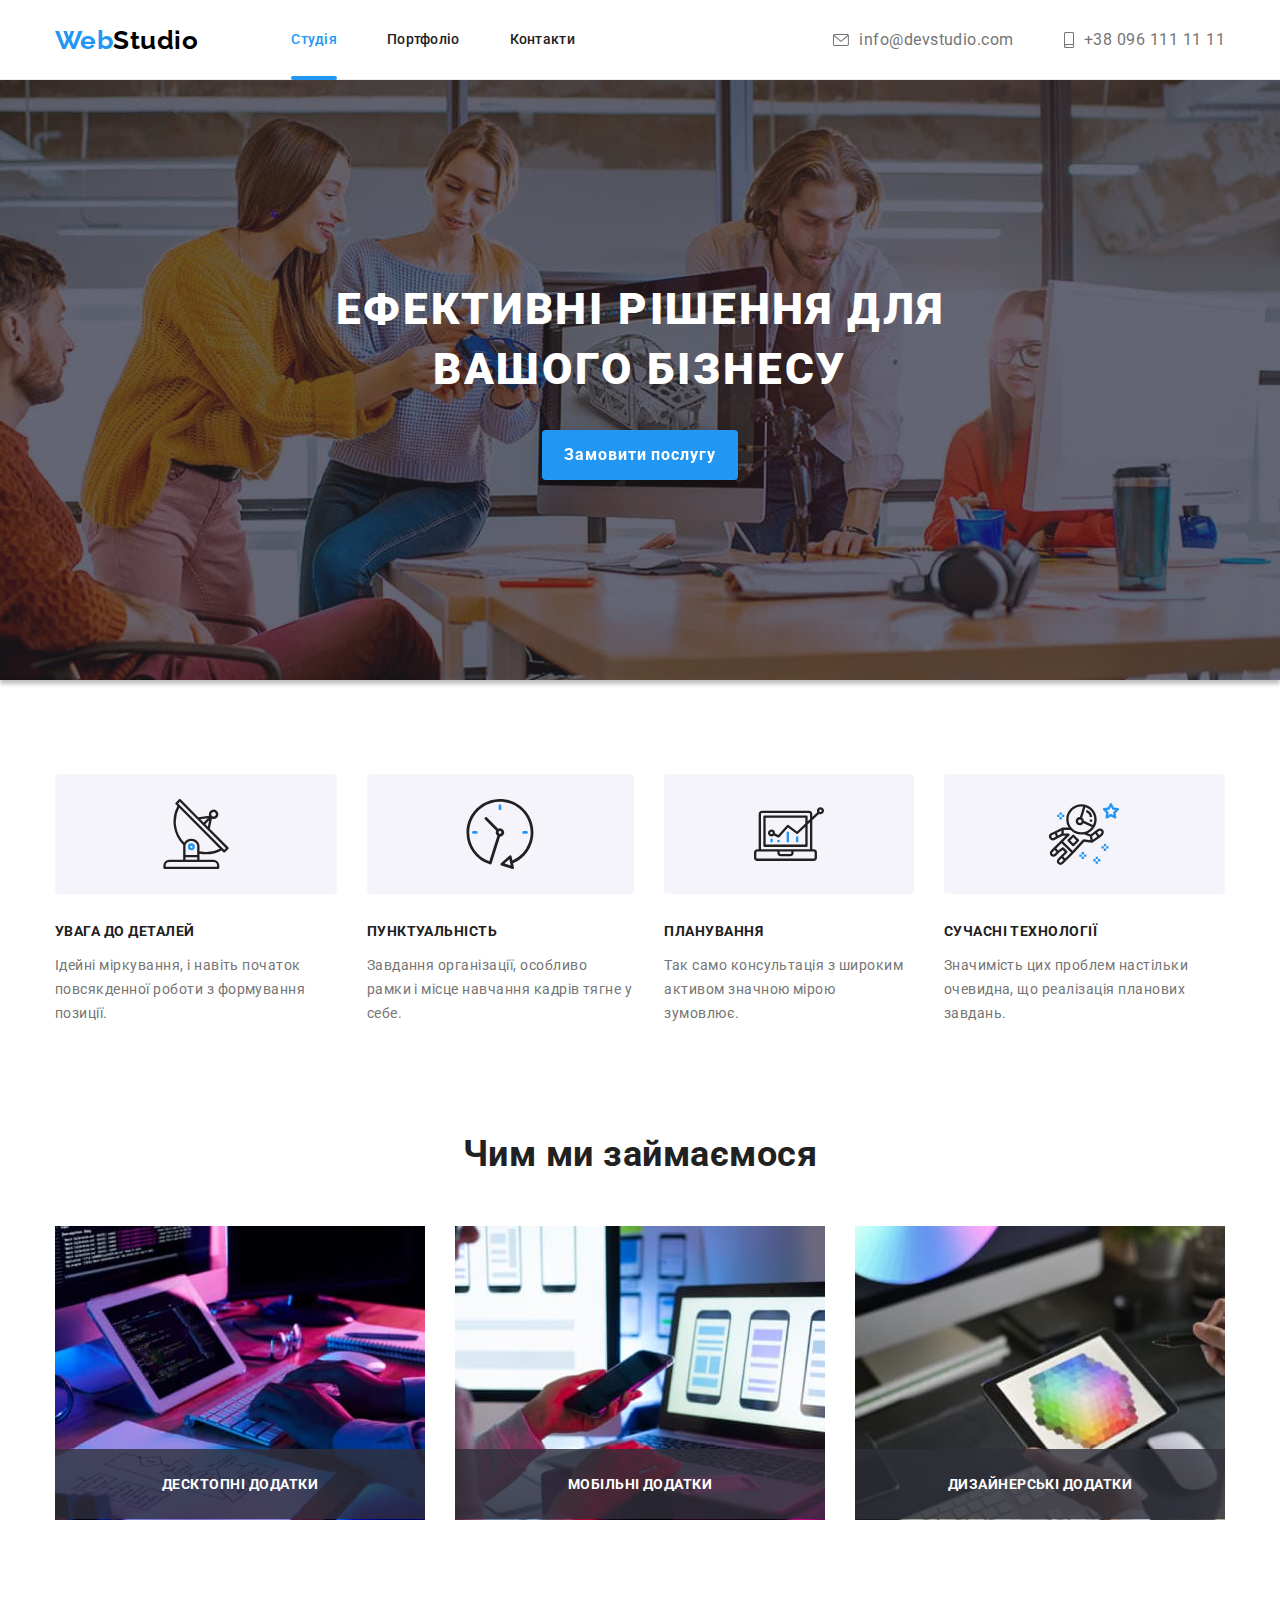
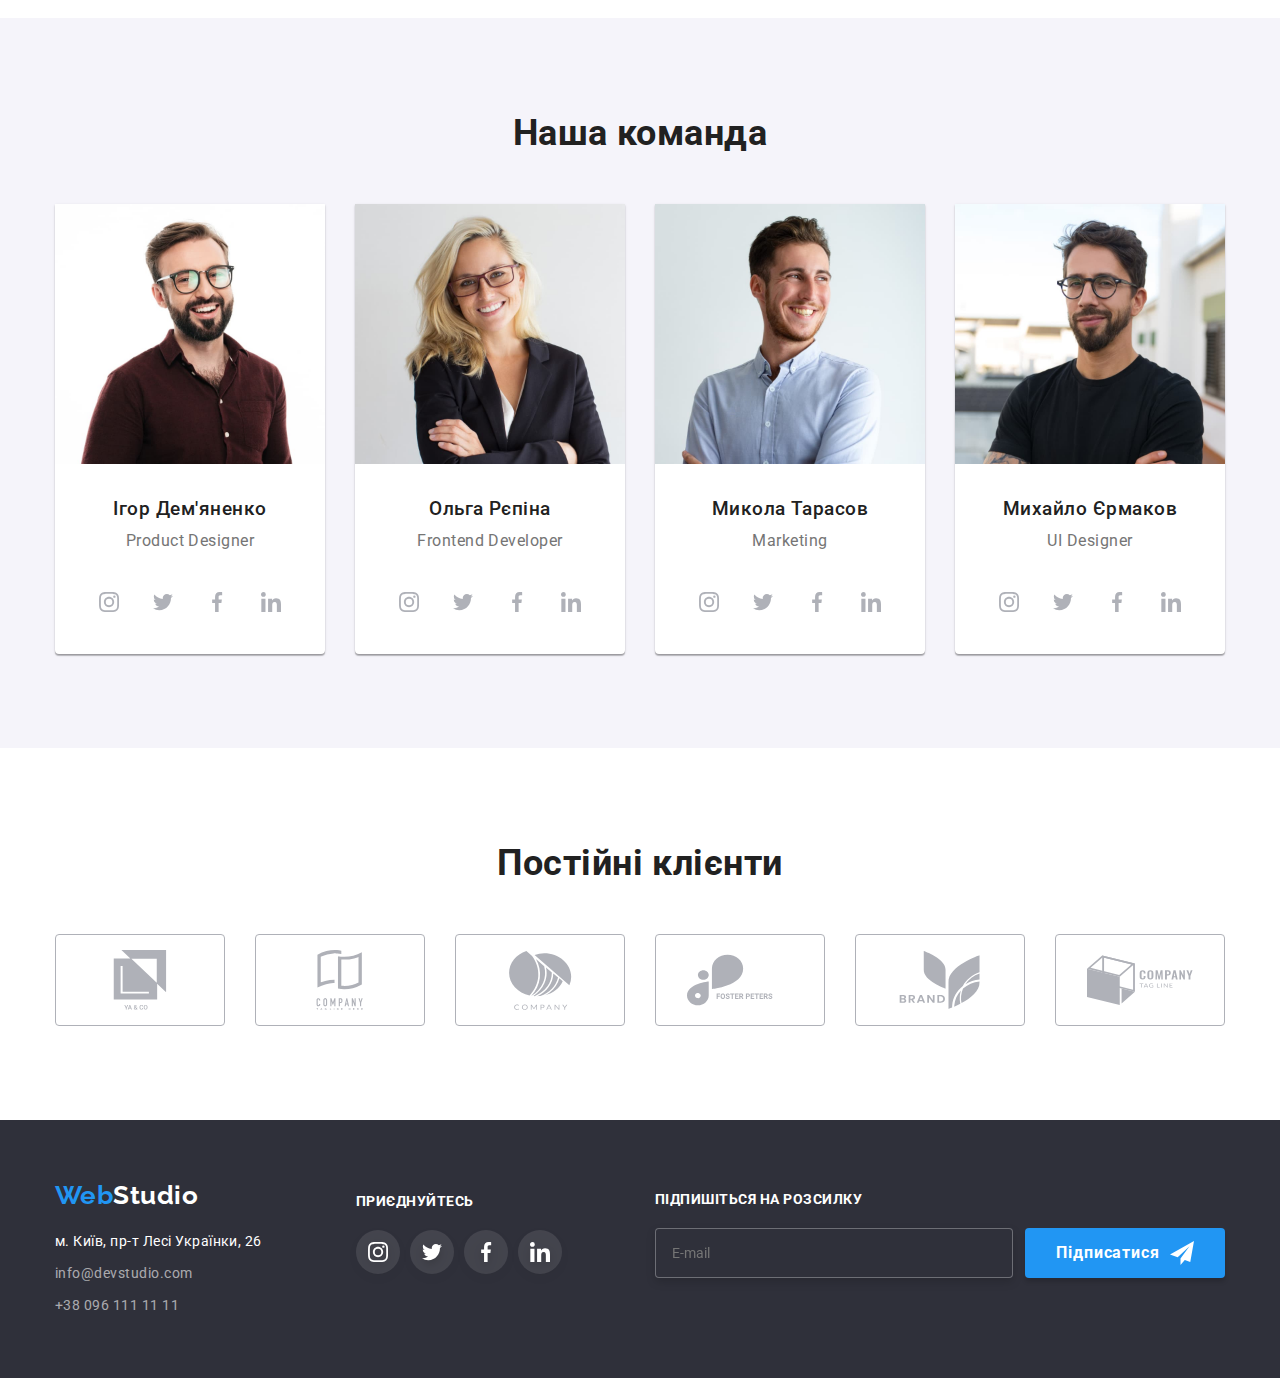
<file: index.html>
<!DOCTYPE html>
<html lang="uk">
<head>
    <meta charset="UTF-8">
    <meta http-equiv="X-UA-Compatible" content="IE=edge">
    <meta name="viewport" content="width=device-width, initial-scale=1.0">
    <title>Студія</title>
    <link rel="shortcut icon" type="image/x-icon" href="./favicon.ico">
    <link rel="stylesheet" href="https://cdnjs.cloudflare.com/ajax/libs/modern-normalize/1.0.0/modern-normalize.min.css"/>
    <link href="https://fonts.googleapis.com/css2?family=Raleway:wght@700&family=Roboto:wght@400;500;700;900&display=swap" rel="stylesheet">
    <link rel="stylesheet" href="./css/styles.css">
</head>
<body>
    <header class="section-header">
        <div class="container section-nav">
            <a href="./index.html" class="link logo">Web<span class="color-logo-head">Studio</span></a>
            <nav class="block-nav">
                <ul class="list">
                    <li class="list-nav"><a href="./index.html" class="link navigation active-page">Студія</a></li>
                    <li class="list-nav"><a href="./portfolio.html" class="link navigation">Портфоліо</a></li>
                    <li class="list-nav"><a href="" class="link navigation">Контакти</a></li>
                </ul>
            </nav>
            <ul class="list block-address">
                <li class="list-address">
                    <a href="mailto:info@devstudio.com" class="link address-mail">
                        <svg class="mail-icon-svg">
                            <use href="./images/symbol-icon.svg#icon-mail"></use>
                        </svg>
                        info@devstudio.com</a>
                </li>
                <li class="list-address">
                    <a href="tel:+380961111111" class="link address-tel">
                        <svg class="phone-icon-svg">
                            <use href="./images/symbol-icon.svg#icon-smartphone"></use>
                        </svg>
                        +38 096 111 11 11</a>
                </li>
            </ul>
        </div>
    </header>
    <main>
        <section class="section-hero">
            <div class="container">
                <h1 class="title">Ефективні рішення для вашого бізнесу</h1>
                <button type="button" class="btn btn-order" data-modal-open>Замовити послугу</button>
            </div>
            <div class="backdrop is-hidden" data-modal>
                <div class="modal-window">
                    <button type="button" class="btn-close" data-modal-close>
                        <svg class="close-icon-svg">
                            <use href="./images/symbol-icon.svg#icon-close"></use>
                        </svg>
                    </button>
                    <form class="form-modal">
                        <h2 class="modal-title">Залиште свої дані, ми вам передзвонимо</h2>
                        <label class="label-input">
                            Ім'я
                            <input type="text" name="date-name" class="input-form-modal">
                            <svg class="form-modal-icon-svg">
                                <use href="./images/symbol-icon.svg#icon-person"></use>
                            </svg>
                        </label>
                        <label class="label-input">
                            Телефон
                            <input type="tel" name="date-phone" class="input-form-modal">
                            <svg class="form-modal-icon-svg">
                                <use href="./images/symbol-icon.svg#icon-phone"></use>
                            </svg>
                        </label>
                        <label class="label-input">
                            Пошта
                            <input type="email" name="date-mail" class="input-form-modal">
                            <svg class="form-modal-icon-svg">
                                <use href="./images/symbol-icon.svg#icon-email"></use>
                            </svg>
                        </label>
                        <label class="label-input">
                            Коментар
                            <textarea name="date-comment" placeholder="Введіть текст"></textarea>
                        </label>
                        <label class="label-text-license">
                            <input type="checkbox" class="input-license">
                            <span class="icon-check-license"></span>
                            Погоджуюся з розсилкою та приймаю <a href="" class="link-license">Умови договору</a>
                        </label>
                        <button class="btn-form-modal">Відправити</button>
                    </form>
                </div>
            </div>
        </section>
        <section class="section section-features">
            <div class="container">
                <h2 hidden>Особливості</h2>
                <ul class="list block-features">
                    <li class="list-features">
                        <div class="block-icon-features">
                            <svg class="features-icon-svg">
                                <use href="./images/symbol-icon.svg#icon-antenna"></use>
                            </svg>
                        </div>
                        <h3 class="title">УВАГА ДО ДЕТАЛЕЙ</h3>
                        <p class="text">Ідейні міркування, і навіть початок повсякденної роботи з формування позиції.</p>
                    </li>
                    <li class="list-features">
                        <div class="block-icon-features">
                            <svg class="features-icon-svg">
                                <use href="./images/symbol-icon.svg#icon-clock"></use>
                            </svg>
                        </div>
                        <h3 class="title">ПУНКТУАЛЬНІСТЬ</h3>
                        <p class="text">Завдання організації, особливо рамки і місце навчання кадрів тягне у себе.</p>
                    </li>
                    <li class="list-features">
                        <div class="block-icon-features">
                            <svg class="features-icon-svg">
                                <use href="./images/symbol-icon.svg#icon-diagram"></use>
                            </svg>
                        </div>
                        <h3 class="title">ПЛАНУВАННЯ</h3>
                        <p class="text">Так само консультація з широким активом значною мірою зумовлює.</p>
                    </li>
                    <li class="list-features">
                        <div class="block-icon-features">
                            <svg class="features-icon-svg">
                                <use href="./images/symbol-icon.svg#icon-astronaut"></use>
                            </svg>
                        </div>
                        <h3 class="title">СУЧАСНІ ТЕХНОЛОГІЇ</h3>
                        <p class="text">Значимість цих проблем настільки очевидна, що реалізація планових завдань.</p>
                    </li>
                </ul>
            </div>
        </section>
        <section class="section-works">
            <div class="container">
                <h2 class="title">Чим ми займаємося</h2>
                <ul class="list block-works">
                    <li class="list-works">
                        <img src="./images/box-1.jpg" alt="Друкують на планшеті з клавіатурою" width="370">
                        <div class="title-img">
                            <p class="text-title-img">Десктопні додатки</p>
                        </div>
                    </li>
                    <li class="list-works">
                        <img src="./images/box-2.jpg" alt="Працюють за ноутбуком з телефоном" width="370">
                        <div class="title-img">
                            <p class="text-title-img">Мобільні додатки</p>
                        </div>
                    </li>
                    <li class="list-works">
                        <img src="./images/box-3.jpg" alt="Вибирають колір на планшеті" width="370">
                        <div class="title-img">
                            <p class="text-title-img">Дизайнерські додатки</p>
                        </div>
                    </li>
                </ul>
            </div>
        </section>
        <section class="section section-team">
            <div class="container">
                <h2 class="title">Наша команда</h2>
                <ul class="list block-team">
                    <li class="list-team">
                        <img src="./images/img-1.jpg" alt="Ігор Дем'яненко" width="270">
                        <h3 class="team-name">Ігор Дем'яненко</h3>
                        <p lang="en" class="team-position">Product Designer</p>
                        <ul class="list block-social">
                            <li class="social-network">
                                <a href="https://www.instagram.com/" class="link link-social-network">
                                    <svg class="icon-social-network">
                                        <use href="./images/symbol-icon.svg#icon-instagram"></use>
                                    </svg>
                                </a>
                            </li>
                            <li class="social-network">
                                <a href="https://twitter.com/" class="link link-social-network">
                                    <svg class="icon-social-network">
                                        <use href="./images/symbol-icon.svg#icon-twitter"></use>
                                    </svg>
                                </a>
                            </li>
                            <li class="social-network">
                                <a href="https://uk-ua.facebook.com/" class="link link-social-network">
                                    <svg class="icon-social-network">
                                        <use href="./images/symbol-icon.svg#icon-facebook"></use>
                                    </svg>
                                </a>
                            </li>
                            <li class="social-network">
                                <a href="https://www.linkedin.com/" class="link link-social-network">
                                    <svg class="icon-social-network">
                                        <use href="./images/symbol-icon.svg#icon-linkedin"></use>
                                    </svg>
                                </a>
                            </li>
                        </ul>
                    </li>
                    <li class="list-team">
                        <img src="./images/img-2.jpg" alt="Ольга Рєпіна" width="270">
                        <h3 class="team-name">Ольга Рєпіна</h3>
                        <p lang="en" class="team-position">Frontend Developer</p>
                        <ul class="list block-social">
                            <li class="social-network">
                                <a href="https://www.instagram.com/" class="link link-social-network">
                                    <svg class="icon-social-network">
                                        <use href="./images/symbol-icon.svg#icon-instagram"></use>
                                    </svg>
                                </a>
                            </li>
                            <li class="social-network">
                                <a href="https://twitter.com/" class="link link-social-network">
                                    <svg class="icon-social-network">
                                        <use href="./images/symbol-icon.svg#icon-twitter"></use>
                                    </svg>
                                </a>
                            </li>
                            <li class="social-network">
                                <a href="https://uk-ua.facebook.com/" class="link link-social-network">
                                    <svg class="icon-social-network">
                                        <use href="./images/symbol-icon.svg#icon-facebook"></use>
                                    </svg>
                                </a>
                            </li>
                            <li class="social-network">
                                <a href="https://www.linkedin.com/" class="link link-social-network">
                                    <svg class="icon-social-network">
                                        <use href="./images/symbol-icon.svg#icon-linkedin"></use>
                                    </svg>
                                </a>
                            </li>
                        </ul>
                    </li>
                    </li>
                    <li class="list-team">
                        <img src="./images/img-3.jpg" alt="Микола Тарасов" width="270">
                        <h3 class="team-name">Микола Тарасов</h3>
                        <p lang="en" class="team-position">Marketing</p>
                        <ul class="list block-social">
                            <li class="social-network">
                                <a href="https://www.instagram.com/" class="link link-social-network">
                                    <svg class="icon-social-network">
                                        <use href="./images/symbol-icon.svg#icon-instagram"></use>
                                    </svg>
                                </a>
                            </li>
                            <li class="social-network">
                                <a href="https://twitter.com/" class="link link-social-network">
                                    <svg class="icon-social-network">
                                        <use href="./images/symbol-icon.svg#icon-twitter"></use>
                                    </svg>
                                </a>
                            </li>
                            <li class="social-network">
                                <a href="https://uk-ua.facebook.com/" class="link link-social-network">
                                    <svg class="icon-social-network">
                                        <use href="./images/symbol-icon.svg#icon-facebook"></use>
                                    </svg>
                                </a>
                            </li>
                            <li class="social-network">
                                <a href="https://www.linkedin.com/" class="link link-social-network">
                                    <svg class="icon-social-network">
                                        <use href="./images/symbol-icon.svg#icon-linkedin"></use>
                                    </svg>
                                </a>
                            </li>
                        </ul>
                    </li>
                    </li>
                    <li class="list-team">
                        <img src="./images/img-4.jpg" alt="Михайло Єрмаков" width="270">
                        <h3 class="team-name">Михайло Єрмаков</h3>
                        <p lang="en" class="team-position">UI Designer</p>
                        <ul class="list block-social">
                            <li class="social-network">
                                <a href="https://www.instagram.com/" class="link link-social-network">
                                    <svg class="icon-social-network">
                                        <use href="./images/symbol-icon.svg#icon-instagram"></use>
                                    </svg>
                                </a>
                            </li>
                            <li class="social-network">
                                <a href="https://twitter.com/" class="link link-social-network">
                                    <svg class="icon-social-network">
                                        <use href="./images/symbol-icon.svg#icon-twitter"></use>
                                    </svg>
                                </a>
                            </li>
                            <li class="social-network">
                                <a href="https://uk-ua.facebook.com/" class="link link-social-network">
                                    <svg class="icon-social-network">
                                        <use href="./images/symbol-icon.svg#icon-facebook"></use>
                                    </svg>
                                </a>
                            </li>
                            <li class="social-network">
                                <a href="https://www.linkedin.com/" class="link link-social-network">
                                    <svg class="icon-social-network">
                                        <use href="./images/symbol-icon.svg#icon-linkedin"></use>
                                    </svg>
                                </a>
                            </li>
                        </ul>
                    </li>
                    </li>
                </ul>
            </div>
        </section>
        <section class="section section-clients">
            <div class="container">
                <h2 class="title">Постійні клієнти</h2>
                <ul class="list block-clients">
                    <li class="list-clients">
                        <a href="" class="link link-clients">
                            <svg class="icon-clients">
                                <use href="./images/symbol-icon.svg#icon-group-6"></use>
                            </svg>
                        </a>
                    </li>
                    <li class="list-clients">
                        <a href="" class="link link-clients">
                            <svg class="icon-clients">
                                <use href="./images/symbol-icon.svg#icon-group-5"></use>
                            </svg>
                        </a>
                    </li>
                    <li class="list-clients">
                        <a href="" class="link link-clients">
                            <svg class="icon-clients">
                                <use href="./images/symbol-icon.svg#icon-group-4"></use>
                            </svg>
                        </a>
                    </li>
                    <li class="list-clients">
                        <a href="" class="link link-clients">
                            <svg class="icon-clients">
                                <use href="./images/symbol-icon.svg#icon-group-3"></use>
                            </svg>
                        </a>
                    </li>
                    <li class="list-clients">
                        <a href="" class="link link-clients">
                            <svg class="icon-clients">
                                <use href="./images/symbol-icon.svg#icon-group-2"></use>
                            </svg>
                        </a>
                    </li>
                    <li class="list-clients">
                        <a href="" class="link link-clients">
                            <svg class="icon-clients">
                                <use href="./images/symbol-icon.svg#icon-group-1"></use>
                            </svg>
                        </a>
                    </li>
                </ul>
            </div>
        </section>
    </main>
    <footer class="section-fooret">
        <div class="container">
            <div class="block-footer-address">
                <a href="./index.html" class="link logo">Web<span class="color-logo-foter">Studio</span></a>
                <address class="footer-address">
                    <ul class="list">
                        <li><a href="https://goo.gl/maps/2UQie2KnaqzkGBL69" class="link address-map">м. Київ, пр-т Лесі Українки, 26</a></li>
                        <li><a href="mailto:info@devstudio.com" class="link txt-color address-mail">info@devstudio.com</a></li>
                        <li><a href="tel:+380961111111" class="link txt-color address-tel">+38 096 111 11 11</a></li>
                    </ul>
                </address>
            </div>
            <div class="block-footer-social">
                <p class="text">Приєднуйтесь</p>
                <ul class="list section-social">
                    <li class="list-social">
                        <a href="https://www.instagram.com/" class="link link-social-footer">
                            <svg class="icon-social-network">
                                <use href="./images/symbol-icon.svg#icon-instagram"></use>
                            </svg>
                        </a>
                    </li>
                    <li class="list-social">
                        <a href="https://twitter.com/" class="link link-social-footer">
                            <svg class="icon-social-network">
                                <use href="./images/symbol-icon.svg#icon-twitter"></use>
                            </svg>
                        </a>
                    </li>
                    <li class="list-social">
                        <a href="https://uk-ua.facebook.com/" class="link link-social-footer">
                            <svg class="icon-social-network">
                                <use href="./images/symbol-icon.svg#icon-facebook"></use>
                            </svg>
                        </a>
                    </li>
                    <li class="list-social">
                        <a href="https://www.linkedin.com/" class="link link-social-footer">
                            <svg class="icon-social-network">
                                <use href="./images/symbol-icon.svg#icon-linkedin"></use>
                            </svg>
                        </a>
                    </li>
                </ul>
            </div>
            <form class="form-footer">
                <label class="label-form-footer">
                    Підпишіться на розсилку
                    <input type="text" name="signature" class="input-form-footer" placeholder="E-mail">
                </label>
                <button type="submit" class="btn-form-footer">Підписатися
                    <svg class="icon-btn-header">
                        <use href="./images/symbol-icon.svg#icon-send"></use>
                    </svg>
                </button>
            </form>
        </div>
    </footer>
    <script src="./js/modal.js"></script>
</body>
</html>
</file>
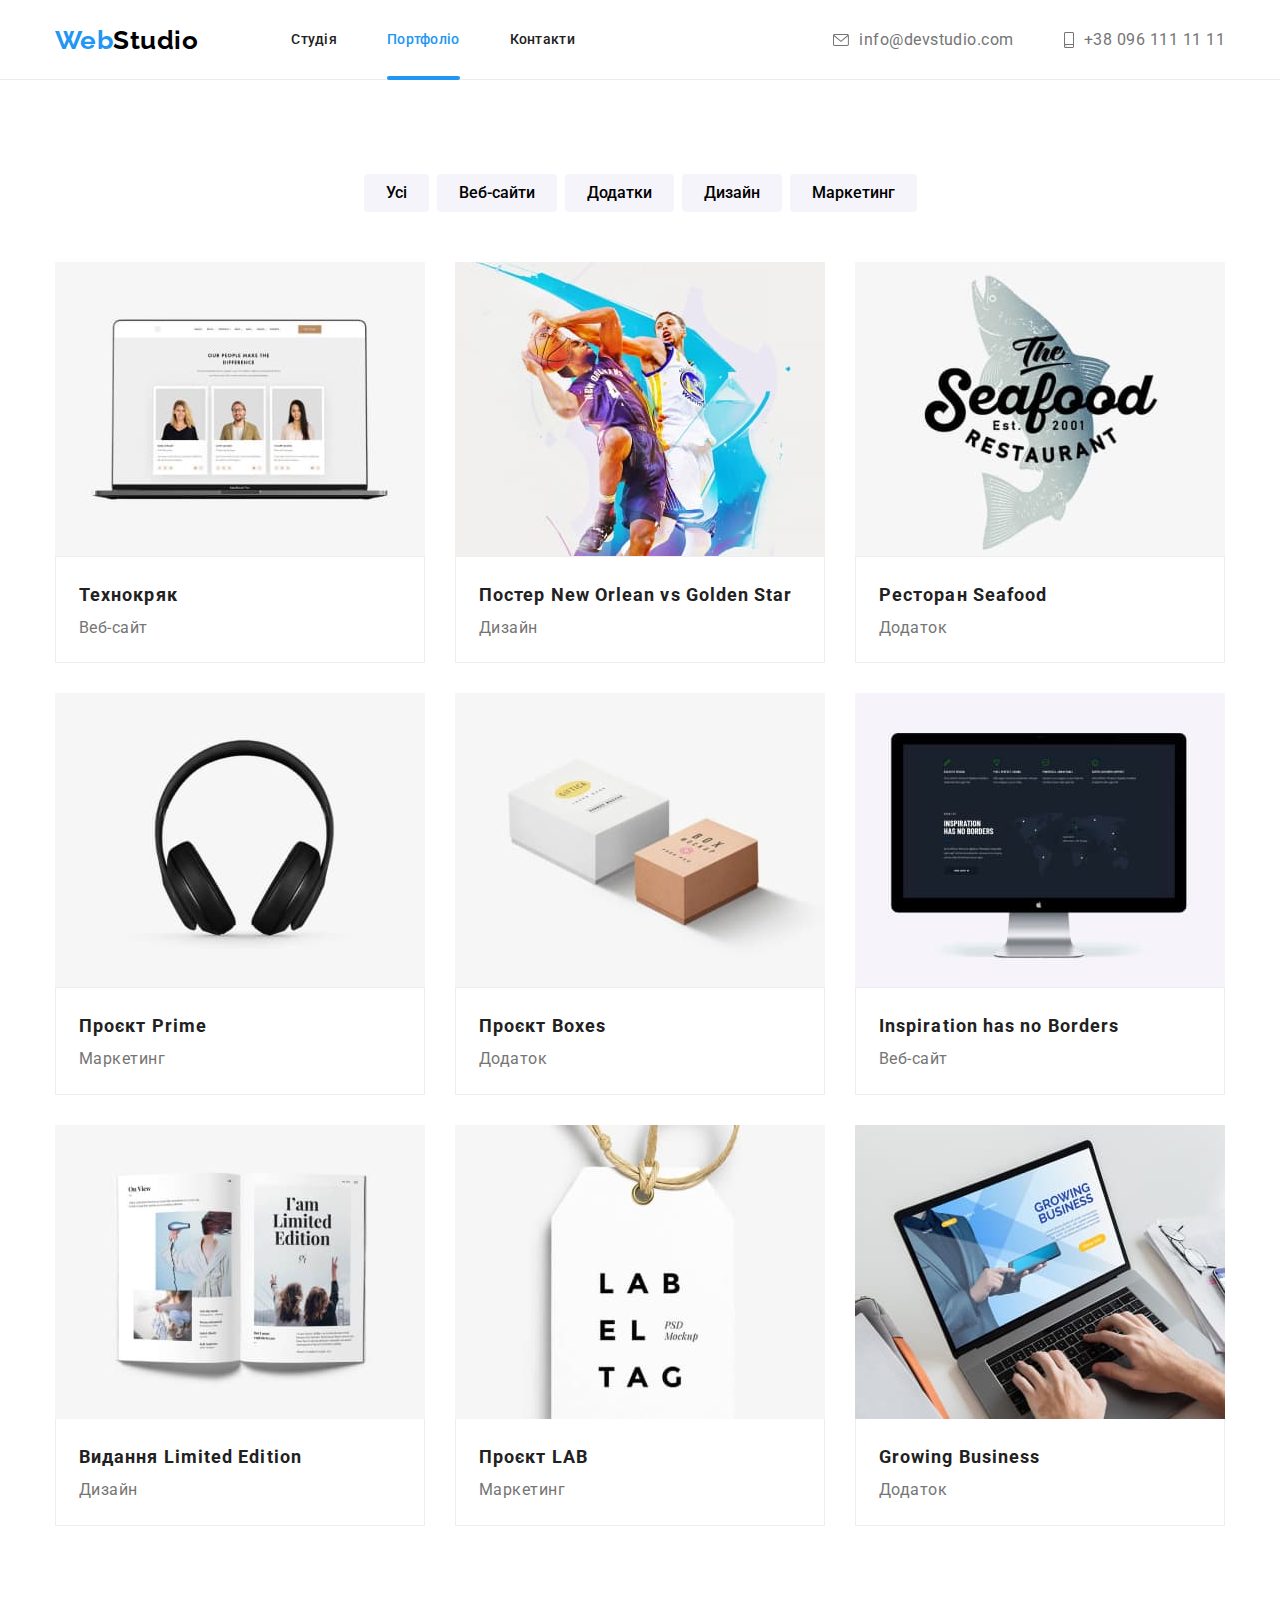
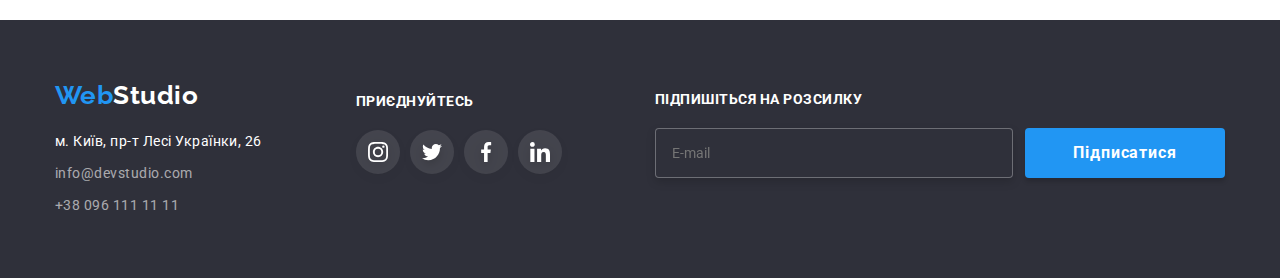
<file: portfolio.html>
<!DOCTYPE html>
<html lang="uk">
<head>
    <meta charset="UTF-8">
    <meta http-equiv="X-UA-Compatible" content="IE=edge">
    <meta name="viewport" content="width=device-width, initial-scale=1.0">
    <title>Студія</title>
    <link rel="shortcut icon" type="image/x-icon" href="./favicon.ico">
    <link rel="stylesheet" href="https://cdnjs.cloudflare.com/ajax/libs/modern-normalize/1.0.0/modern-normalize.min.css"/>
    <link href="https://fonts.googleapis.com/css2?family=Raleway:wght@700&family=Roboto:wght@400;500;700;900&display=swap" rel="stylesheet">
    <link rel="stylesheet" href="./css/styles.css">
</head>
<body>
    <header class="section-header">
        <div class="container section-nav">
            <a href="./index.html" class="link logo">Web<span class="color-logo-head">Studio</span></a>
            <nav class="block-nav">
                <ul class="list">
                    <li class="list-nav"><a href="./index.html" class="link navigation">Студія</a></li>
                    <li class="list-nav"><a href="./portfolio.html" class="link navigation active-page">Портфоліо</a></li>
                    <li class="list-nav"><a href="" class="link navigation">Контакти</a></li>
                </ul>
            </nav>
            <ul class="list block-address">
                <li class="list-address">
                    <a href="mailto:info@devstudio.com" class="link address-mail">
                        <svg class="mail-icon-svg">
                            <use href="./images/symbol-icon.svg#icon-mail"></use>
                        </svg>
                        info@devstudio.com</a>
                </li>
                <li class="list-address">
                    <a href="tel:+380961111111" class="link address-tel">
                        <svg class="phone-icon-svg">
                            <use href="./images/symbol-icon.svg#icon-smartphone"></use>
                        </svg>
                        +38 096 111 11 11</a>
                </li>
            </ul>
        </div>
    </header>
    <main>
        <section class="section section-project">
            <div class="container">
                <h1 hidden>Проєкти</h1>
                <ul class="list block-filter">
                    <li class="list-filter"><button type="button" class="btn btn-no-active">Усі</button></li>
                    <li class="list-filter"><button type="button" class="btn btn-no-active">Веб-сайти</button></li>
                    <li class="list-filter"><button type="button" class="btn btn-no-active">Додатки</button></li>
                    <li class="list-filter"><button type="button" class="btn btn-no-active">Дизайн</button></li>
                    <li class="list-filter"><button type="button" class="btn btn-no-active">Маркетинг</button></li>
                </ul>
                <ul class="list block-project">
                    <li class="list-project">
                        <a href="" class="link">
                            <div class="block-overlay">
                                <img src="./images/ptf-1.jpg" alt="Ноутбук з відкритим сайтом" width="370">
                                <div class="overlay-project">
                                    <p class="overlay-text">Ресурс пропонує комплексні пропозиції з різним рівнем функціоналу та сервісів. Все це дозволить відвідувачу отримати вичерпні відомості про компанію чи приватну особу.</p>
                                </div>
                            </div>
                            <div class="border-block">
                                <h2 class="title">Технокряк</h2>
                                <p class="text">Веб-сайт</p>
                            </div>
                        </a>
                    </li>
                    <li class="list-project">
                        <a href="" class="link">
                            <div class="block-overlay">
                                <img src="./images/ptf-2.jpg" alt="Два гравці грають в баскетбол" width="370">
                                <div class="overlay-project">
                                    <p class="overlay-text">Ресурс пропонує комплексні пропозиції з різним рівнем функціоналу та сервісів. Все це дозволить відвідувачу отримати вичерпні відомості про компанію чи приватну особу.</p>
                                </div>
                            </div>
                            <div class="border-block">
                                <h2 class="title">Постер New Orlean vs Golden Star</h2>
                                <p class="text">Дизайн</p>
                            </div>
                        </a>
                    </li>
                    <li class="list-project">
                        <a href="" class="link">
                            <div class="block-overlay">
                                <img src="./images/ptf-3.jpg" alt="Логотип ресторану" width="370">
                                <div class="overlay-project">
                                    <p class="overlay-text">Ресурс пропонує комплексні пропозиції з різним рівнем функціоналу та сервісів. Все це дозволить відвідувачу отримати вичерпні відомості про компанію чи приватну особу.</p>
                                </div>
                            </div>
                            <div class="border-block">
                                <h2 class="title">Ресторан Seafood</h2>
                                <p class="text">Додаток</p>
                            </div>
                        </a>
                    </li>
                    <li class="list-project">
                        <a href="" class="link">
                            <div class="block-overlay">
                                <img src="./images/ptf-4.jpg" alt="Навушники" width="370">
                                <div class="overlay-project">
                                    <p class="overlay-text">Ресурс пропонує комплексні пропозиції з різним рівнем функціоналу та сервісів. Все це дозволить відвідувачу отримати вичерпні відомості про компанію чи приватну особу.</p>
                                </div>
                            </div>
                            <div class="border-block">
                                <h2 class="title">Проєкт Prime</h2>
                                <p class="text">Маркетинг</p>
                            </div>
                        </a>
                    </li>
                    <li class="list-project">
                        <a href="" class="link">
                            <div class="block-overlay">
                                <img src="./images/ptf-5.jpg" alt="Коробки" width="370">
                                <div class="overlay-project">
                                    <p class="overlay-text">Ресурс пропонує комплексні пропозиції з різним рівнем функціоналу та сервісів. Все це дозволить відвідувачу отримати вичерпні відомості про компанію чи приватну особу.</p>
                                </div>
                            </div>
                            <div class="border-block">
                                <h2 class="title">Проєкт Boxes</h2>
                                <p class="text">Додаток</p>
                            </div>
                        </a>
                    </li>
                    <li class="list-project">
                        <a href="" class="link">
                            <div class="block-overlay">
                                <img src="./images/ptf-6.jpg" alt="Монітор з відкритим сайтом" width="370">
                                <div class="overlay-project">
                                    <p class="overlay-text">Ресурс пропонує комплексні пропозиції з різним рівнем функціоналу та сервісів. Все це дозволить відвідувачу отримати вичерпні відомості про компанію чи приватну особу.</p>
                                </div>
                            </div>
                            <div class="border-block">
                                <h2 class="title">Inspiration has no Borders</h2>
                                <p class="text">Веб-сайт</p>
                            </div>
                        </a>
                    </li>
                    <li class="list-project">
                        <a href="" class="link">
                            <div class="block-overlay">
                                <img src="./images/ptf-7.jpg" alt="Журнал" width="370">
                                <div class="overlay-project">
                                    <p class="overlay-text">Ресурс пропонує комплексні пропозиції з різним рівнем функціоналу та сервісів. Все це дозволить відвідувачу отримати вичерпні відомості про компанію чи приватну особу.</p>
                                </div>
                            </div>
                            <div class="border-block">
                                <h2 class="title">Видання Limited Edition</h2>
                                <p class="text">Дизайн</p>
                            </div>
                        </a>
                    </li>
                    <li class="list-project">
                        <a href="" class="link">
                            <div class="block-overlay">
                                <img src="./images/ptf-8.jpg" alt="Бірка" width="370">
                                <div class="overlay-project">
                                    <p class="overlay-text">Ресурс пропонує комплексні пропозиції з різним рівнем функціоналу та сервісів. Все це дозволить відвідувачу отримати вичерпні відомості про компанію чи приватну особу.</p>
                                </div>
                            </div>
                            <div class="border-block">
                                <h2 class="title">Проєкт LAB</h2>
                                <p class="text">Маркетинг</p>
                            </div>
                        </a>
                    </li>
                    <li class="list-project">
                        <a href="" class="link">
                            <div class="block-overlay">
                                <img src="./images/ptf-9.jpg" alt="Друкує на ноутбуці" width="370">
                                <div class="overlay-project">
                                    <p class="overlay-text">Ресурс пропонує комплексні пропозиції з різним рівнем функціоналу та сервісів. Все це дозволить відвідувачу отримати вичерпні відомості про компанію чи приватну особу.</p>
                                </div>
                            </div>
                            <div class="border-block">
                                <h2 class="title">Growing Business</h2>
                                <p class="text">Додаток</p>
                            </div>
                        </a>
                    </li>
                </ul>
            </div>
        </section>
    </main>
    <footer class="section-fooret">
        <div class="container">
            <div class="block-footer-address">
                <a href="./index.html" class="link logo">Web<span class="color-logo-foter">Studio</span></a>
                <address class="footer-address">
                    <ul class="list">
                        <li><a href="https://goo.gl/maps/2UQie2KnaqzkGBL69" class="link address-map">м. Київ, пр-т Лесі Українки, 26</a></li>
                        <li><a href="mailto:info@devstudio.com" class="link txt-color address-mail">info@devstudio.com</a></li>
                        <li><a href="tel:+380961111111" class="link txt-color address-tel">+38 096 111 11 11</a></li>
                    </ul>
                </address>
            </div>
            <div class="block-footer-social">
                <p class="text">Приєднуйтесь</p>
                <ul class="list section-social">
                    <li class="list-social">
                        <a href="https://www.instagram.com/" class="link link-social-footer">
                            <svg class="icon-social-network">
                                <use href="./images/symbol-icon.svg#icon-instagram"></use>
                            </svg>
                        </a>
                    </li>
                    <li class="list-social">
                        <a href="https://twitter.com/" class="link link-social-footer">
                            <svg class="icon-social-network">
                                <use href="./images/symbol-icon.svg#icon-twitter"></use>
                            </svg>
                        </a>
                    </li>
                    <li class="list-social">
                        <a href="https://uk-ua.facebook.com/" class="link link-social-footer">
                            <svg class="icon-social-network">
                                <use href="./images/symbol-icon.svg#icon-facebook"></use>
                            </svg>
                        </a>
                    </li>
                    <li class="list-social">
                        <a href="https://www.linkedin.com/" class="link link-social-footer">
                            <svg class="icon-social-network">
                                <use href="./images/symbol-icon.svg#icon-linkedin"></use>
                            </svg>
                        </a>
                    </li>
                </ul>
            </div>
            <form class="form-footer">
                <label class="label-form-footer">
                    Підпишіться на розсилку
                    <input type="text" name="signature" class="input-form-footer" placeholder="E-mail">
                </label>
                <button type="submit" class="btn-form-footer">Підписатися</button>
            </form>
        </div>
    </footer>
</body>
</html>
</file>
<file: css/styles.css>
/*  змінні основних кольорів   ****************** */
:root{
    --first-color: #212121;
    --second-color: #757575;
    --third-color: #2196F3;
    --fourth-color: #FFFFFF;
    --bg-first-color: #2F303A;
    --bg-second-color: #F5F4FA;
}

        /* загальні стилі   ***************************** */
body{
    font-family: Roboto, sans-serif;
    font-size: 16px;
    letter-spacing: 0.03em;

    color: var(--first-color);
    background-color: var(--fourth-color);
}
.list{
    list-style-type: none;

    margin-top: 0;
    margin-bottom: 0;
    padding-left: 0;
}
.link{
    text-decoration: none;
}
.container{
    width: 1200px;
    margin-left: auto;
    margin-right: auto;
    padding-left: 15px;
    padding-right: 15px;
}
.section{
    padding-top: 94px;
    padding-bottom: 94px;
}
.section-header, .section-hero,
.section-features, .section-clients,
.section-project, .section-team,
.section-works, .section-fooret{
    max-width: 1600px;
    margin-left: auto;
    margin-right: auto;
}


        /*   хедер  ***************************************** */
.section-header{
    position: relative;
}
.section-header::after{
    content: '';

    display: block;
    width: 100%;
    height: 1px;
    position: absolute;
    bottom: 0;

    background: #ECECEC;
}
.section-header .logo{
    padding-top: 25px;
    padding-bottom: 25px;
}
.block-address .address-mail,
.block-address .address-tel{
    display: flex;
    align-items: center;
    padding-top: 10px;
    padding-bottom: 10px;

    color: var(--second-color);
}

        /*  логотип   *******************************************  */
.logo{
    font-family: Raleway, sans-serif;
    font-weight: 700;
    font-size: 26px;
    line-height: 1.16;

    color: var(--third-color);
}
.color-logo-head{
    color: #000000;
}
.color-logo-foter{
    color: var(--fourth-color);
}

        /*  навігація  ***************************************** */
.section-nav{
    display: flex;
    align-items: center;
}
.block-nav .list-nav:not(:last-child){
    margin-right: 50px;
}
.block-address .list-address:not(:first-child){
    margin-left: 50px;
}
.block-nav .list{
    display: flex;
    margin-left: 93px;
}
.block-address{
    display: flex;
    margin-left: auto;
}
.mail-icon-svg{
    width: 16px;
    height: 12px;
    margin-right: 10px;
    fill: var(--second-color);
}
.phone-icon-svg{
    width: 10px;
    height: 16px;
    margin-right: 10px;
    fill: var(--second-color);
}
.navigation{
    display: block;
    position: relative;
    padding-top: 32px;
    padding-bottom: 32px;

    color: inherit;

    font-weight: 500;
    font-size: 14px;
    line-height: 1.14;
    letter-spacing: 0.02em;
}
.navigation.active-page::after{
    content: "";

    position: absolute;
    left: 0;
    bottom: 0;
    z-index: 10;
    width: 100%;
    height: 4px;

    border-radius: 2px;

    background-color: var(--third-color);
}
.address-mail:hover .mail-icon-svg,
.address-mail:focus .mail-icon-svg,
.address-tel:hover .phone-icon-svg,
.address-tel:focus .phone-icon-svg{
    fill: var(--third-color);
}
.navigation:hover, .navigation:focus,
.address-mail:hover, .address-mail:focus,
.address-tel:hover, .address-tel:focus,
.address-map:hover, .address-map:focus{
    color: var(--third-color);

    transition: color 250ms cubic-bezier(0.4, 0, 0.2, 1)
}
.active-page{
    color: var(--third-color);
}

        /*   кнопка ********************************************  */
.btn{
    font-family: inherit;
    font-weight: 500;
    line-height: 26px;
    text-align: center;
}
.btn-order{
    padding: 10px 22px;
    border: none;
    border-radius: 4px;
    margin-bottom: 200px;

    color: var(--fourth-color);
    background-color: var(--third-color);
    filter: drop-shadow(0px 4px 4px rgba(0, 0, 0, 0.25));

    font-weight: 700;
    line-height: 1.87;
    letter-spacing: 0.06em;
}
.btn-order:hover{
    background-color: #188CE8;
    box-shadow: 0px 4px 4px rgba(0, 0, 0, 0.15);
    cursor: pointer;
}

.btn-no-active{
    background-color: var(--bg-second-color);
    padding: 6px 22px;
    border: none;
    border-radius: 4px;
}
.btn-active{
    background-color: var(--third-color);
    color: var(--fourth-color);
}

        /*   Секція герой   */
.section-hero{
    background-image:linear-gradient(to right, rgba(47, 48, 58, 0.4), rgba(47, 48, 58, 0.4)),
                    url('../images/bg-hero.jpg');
    background-color: var(--bg-first-color);
    box-shadow: 0px 4px 4px rgba(0, 0, 0, 0.25);
    background-position: center;
}
.section-hero > .container{
    text-align: center;
}
.section-hero .title{
    width: 696px;
    margin-top: 0;
    margin-right: auto;
    margin-left: auto;
    margin-bottom: 30px;
    padding-top: 200px;

    color: var(--fourth-color);

    font-weight: 900;
    font-size: 44px;
    line-height: 1.36;
    letter-spacing: 0.06em;
    text-transform: uppercase;
}

        /*   Секція бекдроп ****************************** */
.backdrop.is-hidden{
    pointer-events: none;
    opacity: 0;
}
.backdrop{
    position: fixed;
    top: 0;
    left: 0;
    z-index: 15;
    width: 100%;
    height: 100%;

    opacity: 1;
    transition: opacity 250ms cubic-bezier(0.4, 0, 0.2, 1);

    background-color: rgba(0, 0, 0, 0.2);
}

        /*  Секція модального вікна */
.modal-window{
    position: absolute;
    top: 50%;
    left: 50%;
    width: 528px;
    height: 581px;
    border-radius: 4px;

    transform: translate(-50%, -50%) scale(1);
    transition: transform 250ms cubic-bezier(0.4, 0, 0.2, 1);

    background-color: #FFFFFF;
    box-shadow: 0px 1px 3px rgba(0, 0, 0, 0.12), 0px 1px 1px rgba(0, 0, 0, 0.14), 0px 2px 1px rgba(0, 0, 0, 0.2);
}
.btn-close{
    display: flex;
    justify-content: center;
    align-items: center;
    position: absolute;
    right: 8px;
    top: 8px;
    width: 30px;
    height: 30px;

    background-color: #FFFFFF;
    border: 1px solid rgba(0, 0, 0, 0.1);
    border-radius: 50%;
}
.btn-close:hover{
    cursor: pointer;
}
.btn-close:hover .close-icon-svg{
    fill: #2196F3;
    transition: fill 250ms cubic-bezier(0.4, 0, 0.2, 1);
}
.close-icon-svg{
    width: 11px;
    height: 11px;
    fill: #000000;

    transition: fill 250ms cubic-bezier(0.4, 0, 0.2, 1);
}
.backdrop.is-hidden .modal-window{
    transform: translate(-50%, -50%) scale(1.1);
    transition: transform 250ms cubic-bezier(0.4, 0, 0.2, 1);
}
.form-modal{
    padding-left: 40px;
    padding-right: 40px;
}
.modal-title{
    margin-top: 40px;
    margin-bottom: 12px;
    text-align: center;

    font-weight: 700;
    font-size: 20px;
    line-height: 1.15;
}
.form-modal .label-input{
    position: relative;

    font-size: 12px;
    line-height: 1.17;
    letter-spacing: 0.01em;
    color: #757575;
}
.form-modal .input-form-modal,
.form-modal textarea{
    width: 100%;
    height: 40px;
    margin-top: 4px;
    margin-bottom: 10px;
    padding-left: 42px;
    padding-top: 12px;
    padding-bottom: 12px;
    border: 1px solid rgba(33, 33, 33, 0.2);
    border-radius: 4px;

    transition: border 250ms cubic-bezier(0.4, 0, 0.2, 1);
}
.form-modal textarea{
    width: 100%;
    height: 120px;
    resize: none;
    padding: 12px 16px;
}
.form-modal .input-form-modal:hover,
.form-modal .input-form-modal:focus,
.form-modal textarea:hover{
    cursor: pointer;
    border: 1px solid #2196F3;

    transition: border 250ms cubic-bezier(0.4, 0, 0.2, 1);
}
.label-text-license{
    display: flex;
    align-items: center;
    justify-content: center;

    color: #757575;
    font-size: 14px;
    line-height: 1.71;
    letter-spacing: 0.03em;
}
.label-text-license:hover{
    cursor: pointer;
}
.label-text-license .link-license{
    color: #2196F3;
}
.input-license{
    position: absolute;
    width: 1px;
    height: 1px;
    margin: -1px;
    border: 0;
    padding: 0;
    clip: rect(0 0 0 0);
    overflow: hidden;
}
.icon-check-license{
    display: block;
    width: 16px;
    height: 15px;
    border: 2px solid #212121;
    border-radius: 3px;
    margin-right: 7px;

    transition: background-image 250ms cubic-bezier(0.4, 0, 0.2, 1), background-color 250ms cubic-bezier(0.4, 0, 0.2, 1);
}
.input-license:checked + .icon-check-license{
    background-color: #188CE8;
    background-image: url(../images/check.svg);
    background-size: contain;
    background-origin: border-box;
    border: 1px solid #188CE8;

    transition: background-image 250ms cubic-bezier(0.4, 0, 0.2, 1), background-color 250ms cubic-bezier(0.4, 0, 0.2, 1);
}
.btn-form-modal{
    display: block;
    margin-right: auto;
    margin-left: auto;
    margin-top: 30px;
    width: 200px;
    height: 50px;
    border: none;
    border-radius: 4px;

    letter-spacing: 0.06em;
    font-weight: 700;
    font-size: 16px;
    line-height: 1.88;
    color: #FFFFFF;

    background: #2196F3;
    box-shadow: 0px 4px 4px rgba(0, 0, 0, 0.15);
}
.btn-form-modal:hover{
    cursor: pointer;
}
.form-modal-icon-svg{
    position: absolute;
    top: 35%;
    left: 12px;
    width: 18px;
    height: 18px;
    
    transition: fill 250ms cubic-bezier(0.4, 0, 0.2, 1);
}
.form-modal .input-form-modal:hover ~ .form-modal-icon-svg,
.form-modal .input-form-modal:focus ~ .form-modal-icon-svg{
    fill: #2196F3;

    transition: fill 250ms cubic-bezier(0.4, 0, 0.2, 1);
}



        /*   Секція особливості  ***************************** */
.section-features .title{
    font-size: 14px;
    line-height: 1.14;
    text-transform: uppercase;

    margin-bottom: 10px;
    margin-top: 30px;
}
.block-features,
.block-works,
.block-team{
    display: flex;
}
.list-features{
    width: calc((100%-90px)/4);
}
.block-features .list-features:not(:last-child){
    margin-right: 30px;
}
.section-features .text{
    color: var(--second-color);

    font-size: 14px;
    line-height: 1.71;
}
.block-icon-features{
    display: flex;
    justify-content: center;
    align-items: center;
    height: 120px;

    background-color: #F5F4FA;
    border-radius: 4px;
}
.features-icon-svg{
    display: flex;
    width: 70px;
    height: 70px;
}

        /*   Секція чим ми займаємось  *************************** */
        /*   Секція наша команда *******************************  */
.section-works .title,
.section-team .title{
    font-size: 36px;
    line-height: 1.17;
    text-align: center;

    margin-bottom: 50px;
    margin-top: 0;
}
.section-works{
    padding-bottom: 94px;
}
.block-works .list-works:not(:last-child){
    margin-right: 30px;
}
.list-works{
    position: relative;
}
.list-works .title-img{
    display: flex;
    align-items: center;
    justify-content: center;;
    width: 100%;
    height: 70px;

    text-align: center;
    text-transform: uppercase;
    font-weight: 700;
    font-size: 14px;
    line-height: 1.16;

    position: absolute;
    bottom: 5px;

    background: rgba(47, 48, 58, 0.8);
    color: #FFFFFF;
}
.text-title-img{
    margin: 0;
}

        /*   Секція наша команда  ****************************** */
.section-team{
    background-color: var(--bg-second-color);
}
.section-team .team-name{
    font-weight: 500;
    line-height: 1.19;

    margin-top: 30px;
    margin-bottom: 10px;
}
.section-team .team-position{
    color: var(--second-color);

    line-height: 1.19;

    margin-top: 0;
    margin-bottom: 30px;
}
.block-team .list-team:not(:last-child){
    margin-right: 30px;
}
.list-team{
    text-align: center;
    border-radius: 0px 0px 4px 4px;

    background-color: var(--fourth-color);
    box-shadow: 0px 1px 3px rgba(0, 0, 0, 0.12), 0px 1px 1px rgba(0, 0, 0, 0.14), 0px 2px 1px rgba(0, 0, 0, 0.2);
}
.block-social{
    display: flex;
    justify-content: center;
    margin-bottom: 30px;
}
.link-social-network{
    display: flex;
    justify-content: center;
    align-items: center;
    width: 44px;
    height: 44px;
}
.social-network:not(:last-child){
    margin-right: 10px;
}
.link-social-network:hover,
.link-social-network:focus{
    background-color: var(--third-color);
    border-radius: 50%;
    cursor: pointer;

    transition: background-color 250ms cubic-bezier(0.4, 0, 0.2, 1);
}
.link-social-network:hover .icon-social-network,
.link-social-network:focus .icon-social-network{
    fill: var(--fourth-color);

    transition: fill 250ms cubic-bezier(0.4, 0, 0.2, 1);
}
.icon-social-network{
    display: flex;
    width: 20px;
    height: 20px;

    fill: #AFB1B8;
}

        /*   Секція постійні клієнти  *********************************** */
.section-clients .title{
    font-size: 36px;
    line-height: 1.17;

    margin-top: 0;
    margin-bottom: 50px;
    text-align: center;
}
.block-clients{
    display: flex;
}
.link-clients{
    display: flex;
    justify-content: center;
    align-items: center;
    width: 170px;
    height: 92px;
    border: 1px solid #AFB1B8;
    border-radius: 4px;
}
.link-clients:hover,
.link-clients:focus{
    cursor: pointer;
    border: 1px solid var(--third-color);

}
.link-clients:hover .icon-clients,
.link-clients:focus .icon-clients{
    fill: var(--third-color);

    transition: fill 250ms cubic-bezier(0.4, 0, 0.2, 1);
}
.list-clients:not(:last-child){
    margin-right: 30px;
}
.icon-clients{
    display: flex;
    width: 106px;
    height: 60px;
    fill: #afb1b8;
}

        /*   Секція проєкти  *********************************** */
.section-project .btn:hover,
.section-project .btn:focus{
    background-color: var(--third-color);
    color: var(--fourth-color);
    box-shadow: 0px 3px 1px rgba(0, 0, 0, 0.1), 0px 1px 2px rgba(0, 0, 0, 0.08), 0px 2px 2px rgba(0, 0, 0, 0.12);
    cursor: pointer;

    transition: background-color 250ms cubic-bezier(0.4, 0, 0.2, 1), color 250ms cubic-bezier(0.4, 0, 0.2, 1), box-shadow 250ms cubic-bezier(0.4, 0, 0.2, 1);
}
.section-project .title{
    color: var(--first-color);

    font-size: 18px;
    line-height: 2;
    letter-spacing: 0.06em;
}
.section-project .text{
    color: var(--second-color);

    line-height: 1.87;
}
.block-filter{
    display: flex;
    justify-content: center;
    margin-bottom: 50px;
}
.block-filter .list-filter:not(:last-child){
    margin-right: 8px;
}
.block-project{
    display: flex;
    flex-wrap: wrap;
}
.list-project:not(:nth-child(3n)){
    margin-right: 30px;
}
.list-project:not(:nth-last-child(-n+3)){
    margin-bottom: 30px;
}
.list-project:hover,
.list-project:focus{
    box-shadow: 0px 4px 4px rgba(0, 0, 0, 0.25);
}
.list-project:hover .overlay-project,
.list-project:focus .overlay-project{
    top: 0;
}
.border-block{
    padding: 20px 23px;
    border: 1px solid #EEEEEE;
    margin-top: -5px;
}
.list-project .title,
.list-project .text{
    margin-top: 0;
    margin-bottom: 0;
}
.block-overlay{
    position: relative;

    overflow: hidden;
}
.overlay-project{
    position: absolute;
    top: 100%;
    left: 0;
    width: 100%;
    height: 100%;

    background-color: rgba(33, 150, 243, 0.9);

    transition: top 250ms cubic-bezier(0.4, 0, 0.2, 1);
}
.overlay-text{
    margin: 63px 24px;

    color: #FFFFFF;
    font-size: 18px;
    line-height: 1.55;
}

        /*   футер  *************************************** */
.section-fooret{
    background-color: var(--bg-first-color);
}
.block-footer-social,
.form-footer{
    margin-top: 72px;
}
.section-fooret .container{
    display: flex;
}
.block-footer-social .text{
    display: inline;
    font-weight: 700;
    font-size: 14px;
    line-height: 1.14;
    text-transform: uppercase;

    color: var(--fourth-color);
}
.section-social{
    display: flex;
    margin-top: 20px;
}
.list-social{
    border-radius: 50%;

    background: rgba(255, 255, 255, 0.1);
    filter: drop-shadow(0px 4px 4px rgba(0, 0, 0, 0.25));
}
.link-social-footer{
    display: flex;
    justify-content: center;
    align-items: center;
    width: 44px;
    height: 44px;
    border-radius: 50%;
}
.list-social:not(:last-child){
    margin-right: 10px;
}
.list-social .icon-social-network{
    fill: var(--fourth-color);
}
.link-social-footer:hover,
.link-social-footer:focus{
    background-color: var(--third-color);
    cursor: pointer;

    transition: background-color 250ms cubic-bezier(0.4, 0, 0.2, 1);
}
.block-address .footer-address{
    padding-top: 20px;
    padding-bottom: 60px;
}
.footer-address{
    width: 231px;
    margin-top: 20px;

    color: var(--fourth-color);

    font-style: normal;
    font-size: 14px;
    line-height: 1.71;
}
.block-footer-address{
    margin-right: 70px;
    margin-top: 60px;
    margin-bottom: 60px;
}
.footer-address .address-mail{
    display: inline-block;
    margin-top: 8px;
    margin-bottom: 8px;
}
.txt-color{
    color: rgba(255, 255, 255, 0.6);
}
.address-map{
    color: var(--fourth-color);
}
.form-footer{
    display: flex;
    height: 100%;
    margin-left: 93px;
}
.label-form-footer{
    display: flex;
    flex-direction: column;

    color: #FFFFFF;
    text-transform: uppercase;
    font-weight: 700;
    font-size: 14px;
    line-height: 1.14;
}
.input-form-footer{
    width: 358px;
    height: 50px;
    margin-top: 20px;
    padding: 15px 16px;
    border: 1px solid rgba(255, 255, 255, 0.3);
    border-radius: 4px;

    color: rgba(255, 255, 255, 0.6);
    background: #2F303A;
    filter: drop-shadow(0px 4px 4px rgba(0, 0, 0, 0.15));
}
.btn-form-footer{
    display: flex;
    align-items: center;
    justify-content: center;
    width: 200px;
    height: 50px;
    margin-top: 36px;
    margin-left: 12px;
    border: none;
    border-radius: 4px;

    color: #FFFFFF;
    background-color: #2196F3;
    box-shadow: 0px 4px 4px rgba(0, 0, 0, 0.15);

    font-weight: 700;
    font-size: 16px;
    line-height: 1.88;
    letter-spacing: 0.06em;
}
.icon-btn-header{
    width: 24px;
    height: 24px;
    margin-left: 10px;

    fill: #FFFFFF;
}
.btn-form-footer:hover{
    cursor: pointer;
}
</file>
